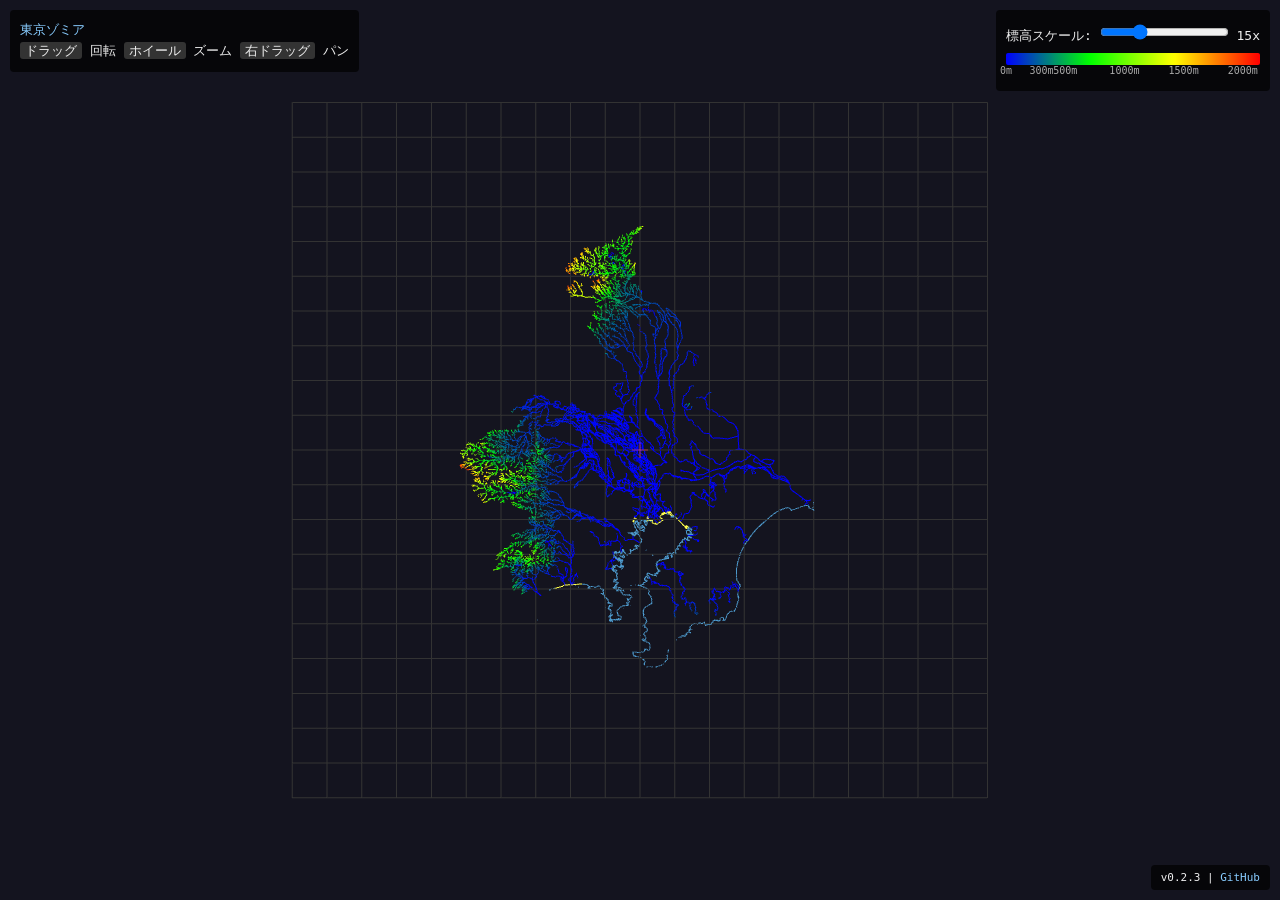
<file: index.html>
<!DOCTYPE html>
<html lang="ja">
<head>
<meta charset="utf-8">
<title>東京ゾミア</title>
<link rel="stylesheet" href="style.css">
</head>
<body>
<canvas id="c"></canvas>
<div id="info">
  <a href="https://github.com/koteitan/tokyo-zomia" target="_blank" style="color:#8cf;text-decoration:none">東京ゾミア</a><br>
  <kbd>ドラッグ</kbd> 回転 <kbd>ホイール</kbd> ズーム <kbd>右ドラッグ</kbd> パン
</div>
<div id="controls">
  <label>標高スケール: <input type="range" id="elevScale" min="1" max="50" value="15"> <span id="elevScaleVal">15</span>x</label>
  <div id="colorbar"></div>
</div>
<div id="crosshair"></div>
<div id="tooltip"></div>
<div id="version">v0.2.3 | <a href="https://github.com/koteitan/tokyo-zomia" target="_blank">GitHub</a></div>
<script src="index.js"></script>
</body>
</html>
</file>
<file: style.css>
* { margin: 0; padding: 0; box-sizing: border-box; }
body { background: #111; color: #eee; font-family: monospace; overflow: hidden; }
canvas { display: block; }
#info {
  position: absolute; top: 10px; left: 10px;
  background: rgba(0,0,0,0.7); padding: 10px; border-radius: 4px;
  font-size: 13px; line-height: 1.6;
}
#info kbd { background: #333; padding: 1px 5px; border-radius: 3px; }
#crosshair {
  position: absolute; pointer-events: none;
  width: 16px; height: 16px;
  left: 50%; top: 50%;
  transform: translate(-50%, -50%);
}
#crosshair::before, #crosshair::after {
  content: ""; position: absolute; background: rgba(255,80,80,0.6);
}
#crosshair::before { left: 50%; top: 0; width: 1px; height: 100%; transform: translateX(-50%); }
#crosshair::after { top: 50%; left: 0; height: 1px; width: 100%; transform: translateY(-50%); }
#tooltip {
  position: absolute; display: none;
  background: rgba(0,0,0,0.85); padding: 6px 10px; border-radius: 4px;
  font-size: 12px; pointer-events: none;
}
#controls {
  position: absolute; top: 10px; right: 10px;
  background: rgba(0,0,0,0.7); padding: 10px; border-radius: 4px;
  font-size: 13px;
}
#controls label { display: block; margin: 4px 0; }
#colorbar { margin-top: 8px; }
#colorbar .bar { height: 12px; border-radius: 2px; }
#colorbar .ticks { position: relative; height: 16px; font-size: 10px; color: #aaa; }
#colorbar .ticks span { position: absolute; transform: translateX(-50%); }
#version {
  position: absolute; bottom: 10px; right: 10px;
  background: rgba(0,0,0,0.7); padding: 6px 10px; border-radius: 4px;
  font-size: 11px;
}
#version a { color: #8cf; text-decoration: none; }
#version a:hover { text-decoration: underline; }
</file>
